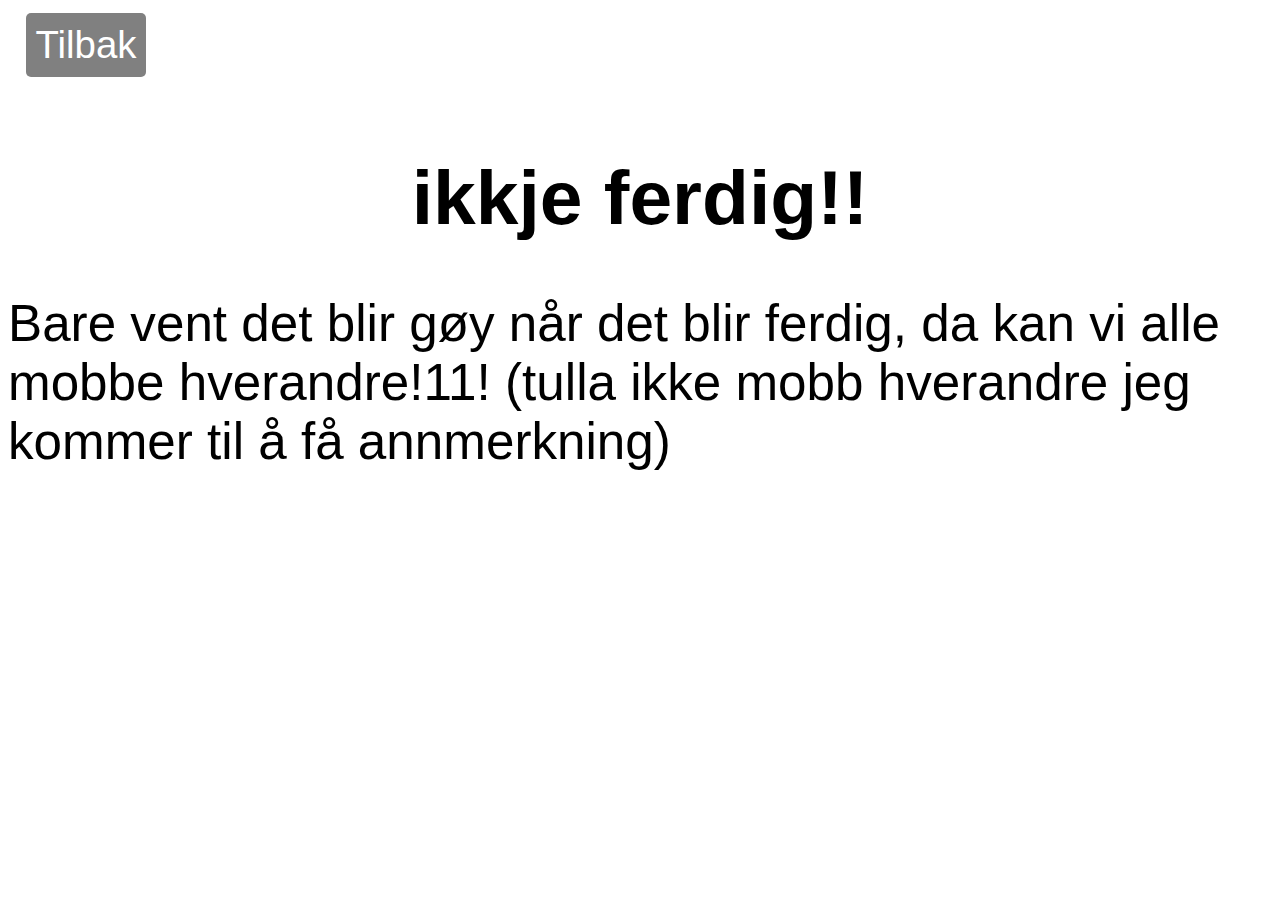
<file: kommentarfelt.html>
<!DOCTYPE html>
<html lang="en">
<head>
    <meta charset="UTF-8">
    <meta name="viewport" content="width=device-width, initial-scale=1.0, user-scalable=no">
    <link rel="stylesheet" href="styles.css"/>
    <title>9Avisa</title>
</head>
<body>
    <a href="index.html"><button>Tilbak</button></a>
    <h1>ikkje ferdig!!</h1>
    <p>Bare vent det blir gøy når det blir ferdig, da kan vi alle mobbe hverandre!11! (tulla ikke mobb hverandre jeg kommer til å få annmerkning)</p>
</body>
</html>
</file>
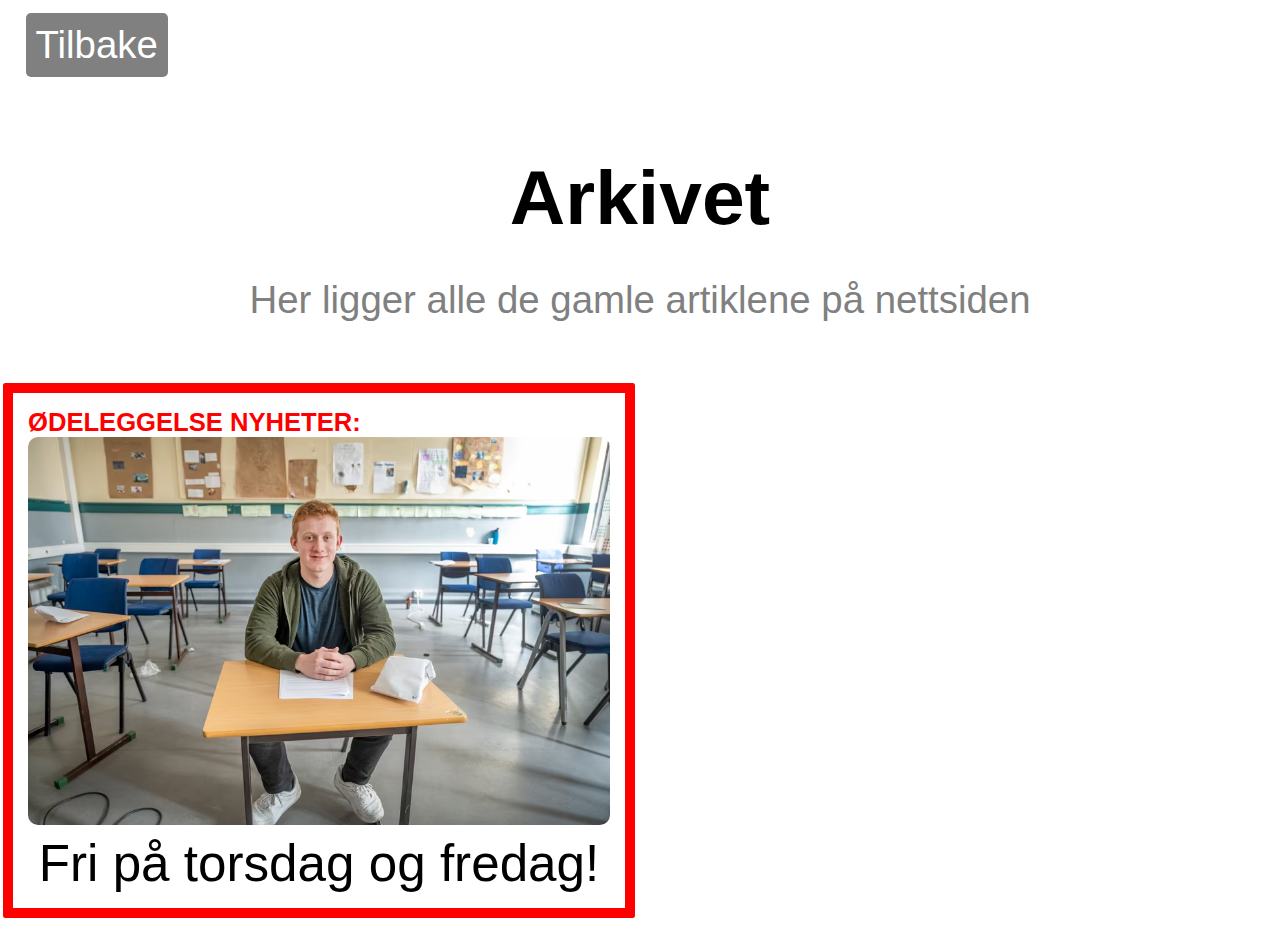
<file: Alternativ/arkiv.html>
<!DOCTYPE html>
<html lang="en">
<head>
    <meta charset="UTF-8">
    <meta name="viewport" content="width=device-width, initial-scale=1.0, user-scalable=no">
    <link rel="stylesheet" href="../styles.css"/>
    <title>9Avisa</title>
</head>
<body>    
    <div class="wrapper">
    <a href="../index.html"><button>Tilbake</button></a>
    <h1>Arkivet<br><small>Her ligger alle de gamle artiklene på nettsiden</small></h1>
    <ul class="grid">
        <li>
            <article class="breaking">
                <a href="../Artikler/fri to fre 13.02.2024/Artikkel.html">
                    <p class="breaking">ØDELEGGELSE NYHETER:</p>
                    <img src="../Bilder/Gutt sitter i klasserom.avif" class="rounded" alt="fri">
                    <section>
                        Fri på torsdag og fredag!
                    </section>
                </a>
            </article>
        </li>
    </ul>
    </div>
</body>
</html>
</file>
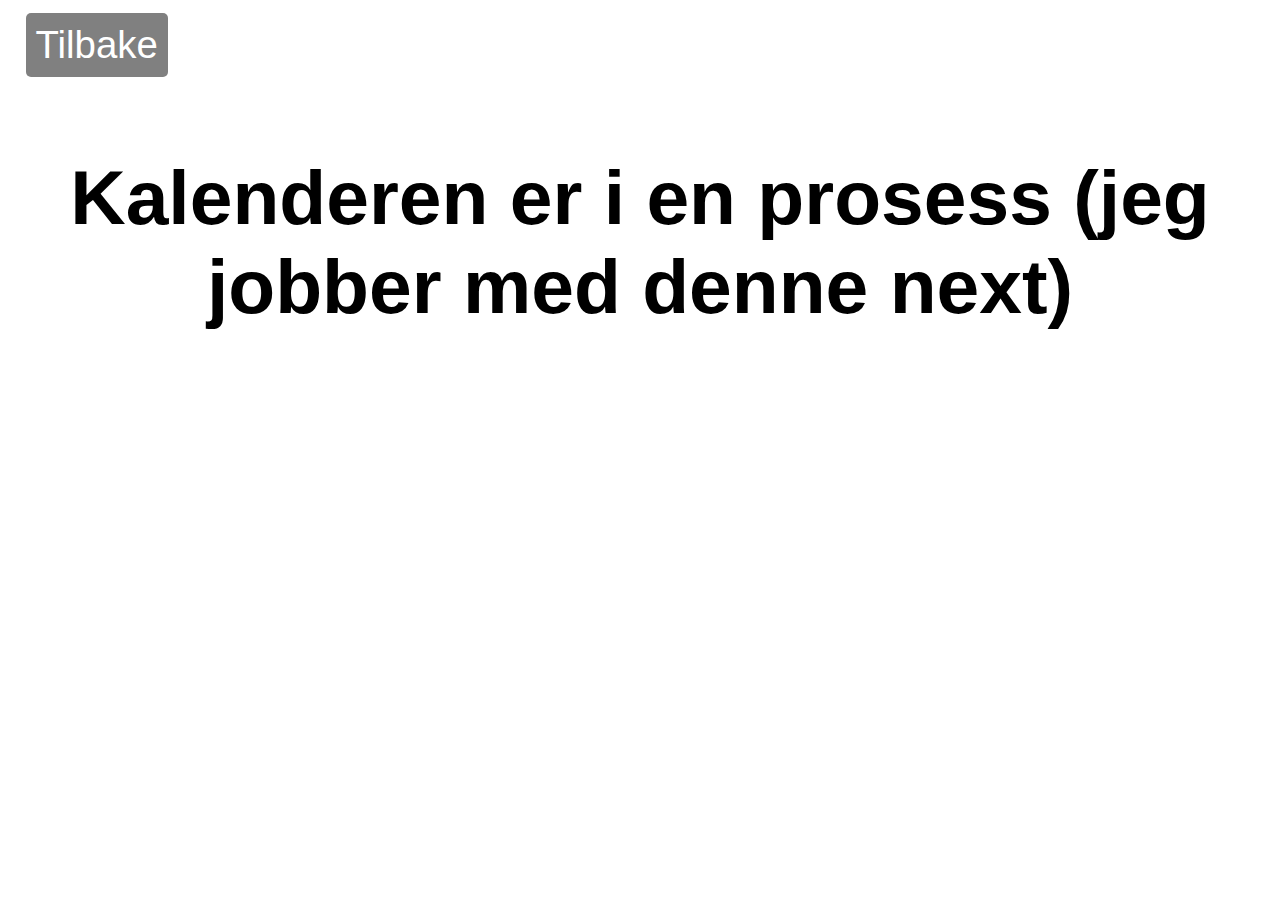
<file: Alternativ/kalender.html>
<!DOCTYPE html>
<html lang="en">
<head>
    <meta charset="UTF-8">
    <meta name="viewport" content="width=device-width, initial-scale=1.0, user-scalable=no">
    <link rel="stylesheet" href="../styles.css"/>
    <title>9Avisa</title>
</head>
<body>
    <a href="../index.html"><button>Tilbake</button></a>
    <h1>Kalenderen er i en prosess (jeg jobber med denne next)</h1>
</body>
</html>
</file>
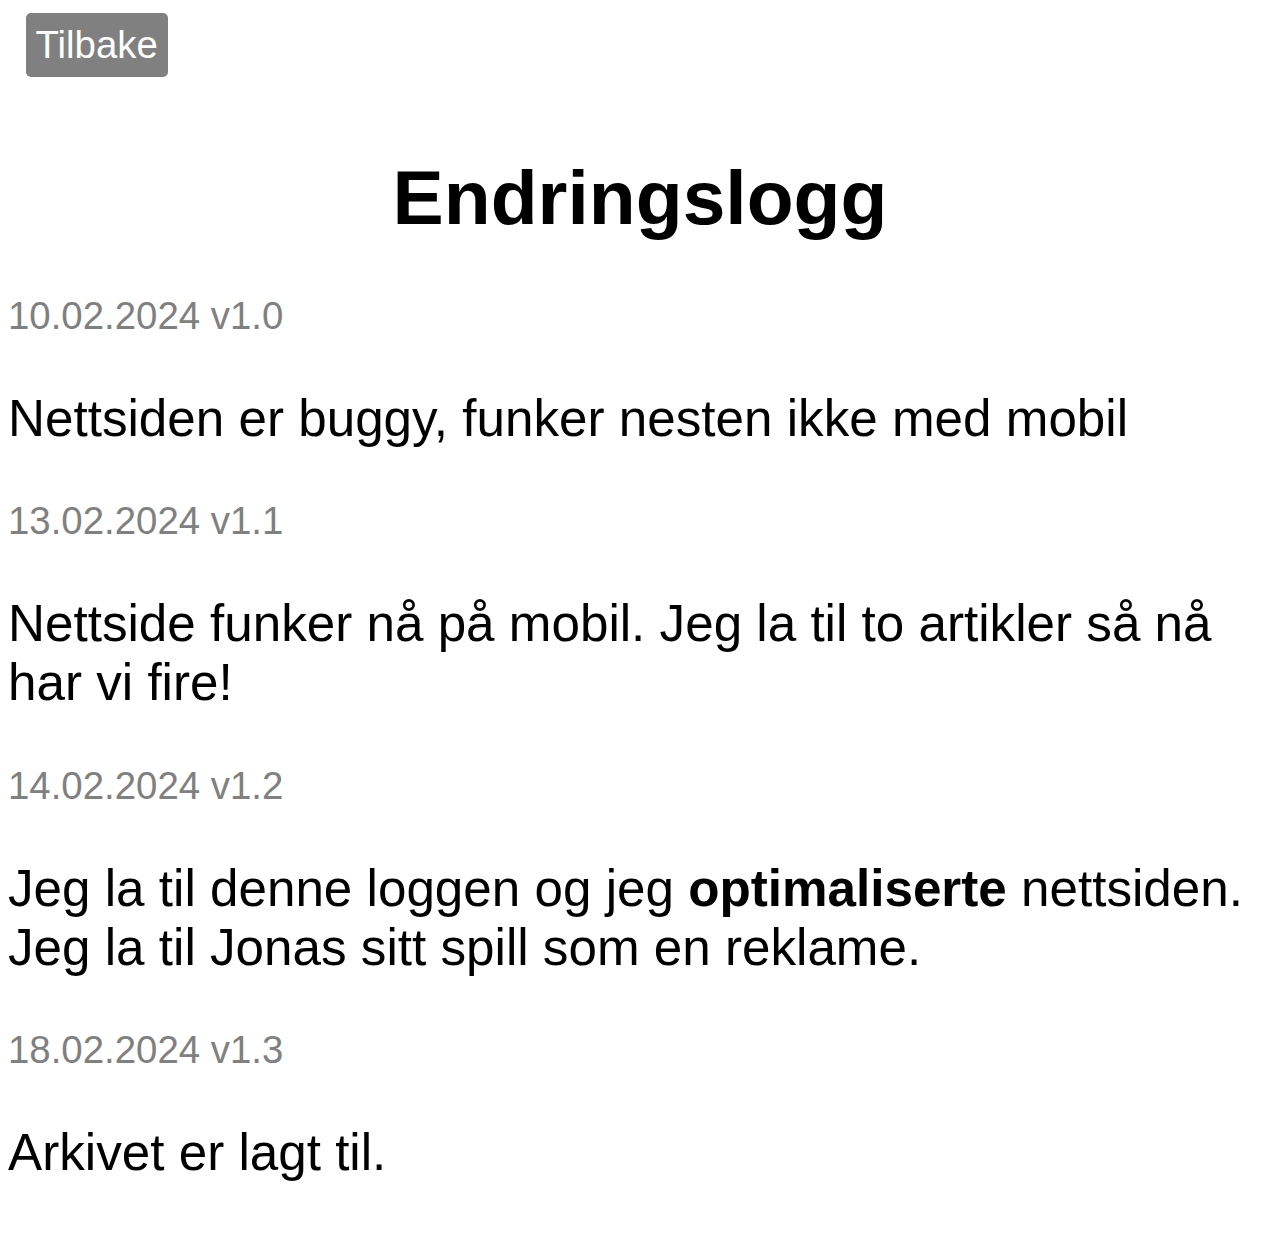
<file: Alternativ/logg.html>
<!DOCTYPE html>
<html lang="en">
<head>
    <meta charset="UTF-8">
    <meta name="viewport" content="width=device-width, initial-scale=1.0, user-scalable=no">
    <link rel="stylesheet" href="../styles.css"/>
    <title>9Avisa</title>
</head>
<body>
    <a href="../index.html"><button>Tilbake</button></a>
    <h1>Endringslogg</h1>
        <small>10.02.2024 v1.0</small>
        <p>
            Nettsiden er buggy, funker nesten ikke med mobil
        </p>
        <small>13.02.2024 v1.1</small>
        <p>
            Nettside funker nå på mobil. Jeg la til to artikler så nå har vi fire!
        </p>
        <small>14.02.2024 v1.2</small>
        <p>
            Jeg la til denne loggen og jeg <strong>optimaliserte</strong> nettsiden. Jeg la til Jonas sitt spill som en reklame.
        </p>
        <small>18.02.2024 v1.3</small>
        <p>
            Arkivet er lagt til.
        </p>
</body>
</html>
</file>
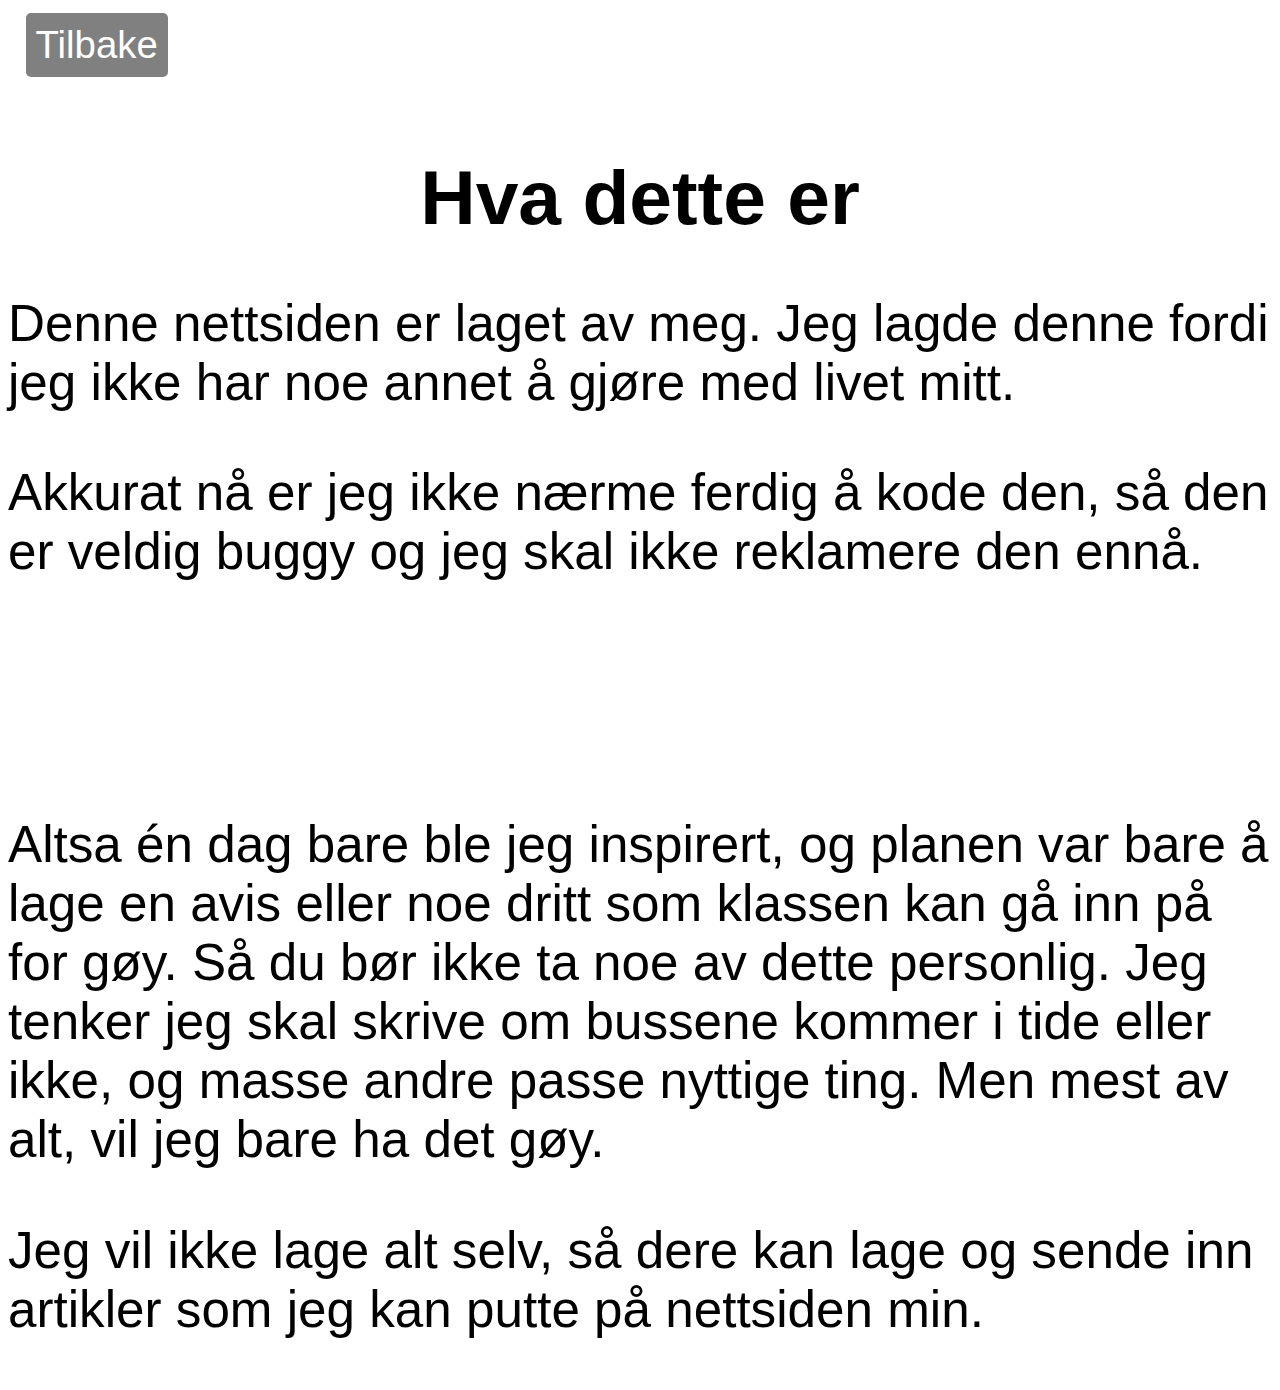
<file: Alternativ/omnettside.html>
<!DOCTYPE html>
<html lang="en">
<head>
    <meta charset="UTF-8">
    <meta name="viewport" content="width=device-width, initial-scale=1.0, user-scalable=no">
    <link rel="stylesheet" href="../styles.css"/>
    <title>9Avisa</title>
</head>
<body>
    <a href="../index.html"><button>Tilbake</button></a>
    <h1>Hva dette er</h1>
    <p>Denne nettsiden er laget av meg. Jeg lagde denne fordi jeg ikke har noe annet å gjøre med livet mitt.</p>
    <p>Akkurat nå er jeg ikke nærme ferdig å kode den, så den er veldig buggy og jeg skal ikke reklamere den ennå.</p>
    <br> <br> <br>
    <p>Altsa én dag bare ble jeg inspirert, og planen var bare å lage en avis eller noe dritt som klassen kan gå inn på for gøy. Så du bør ikke ta noe av dette personlig. Jeg tenker jeg skal skrive om bussene kommer i tide eller ikke, og masse andre passe nyttige ting. Men mest av alt, vil jeg bare ha det gøy.</p>
    <p>Jeg vil ikke lage alt selv, så dere kan lage og sende inn artikler som jeg kan putte på nettsiden min.</p>
</body>
</html>
</file>
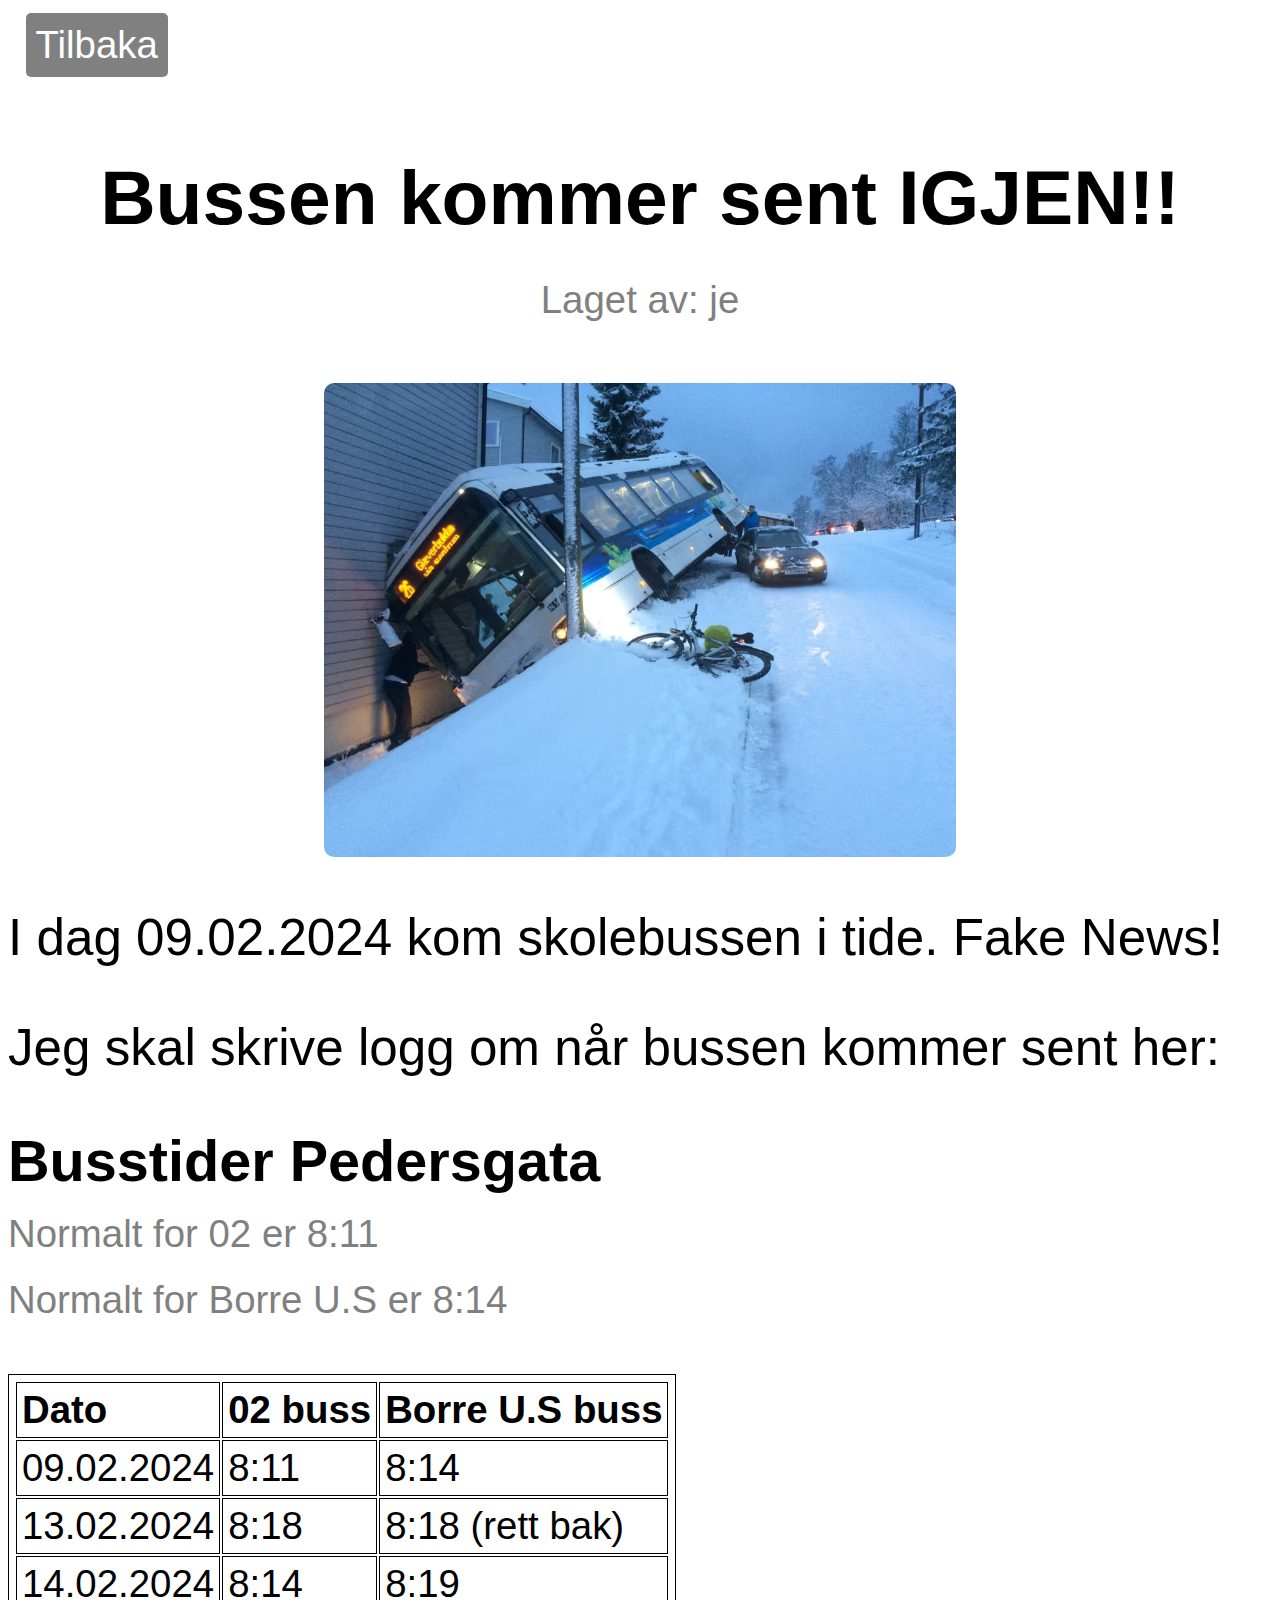
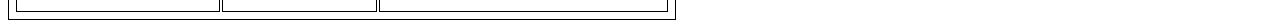
<file: Artikler/buss sent 09.02.2024/Artikkel.html>
<!DOCTYPE html>
<html lang="en">
<head>
    <meta charset="UTF-8">
    <meta name="viewport" content="width=device-width, initial-scale=1.0, user-scalable=no">
    <link rel="stylesheet" href="../../styles.css" />
    <title>9Avisa</title>
</head>
<body>
    <a href="../../index.html"><button>Tilbaka</button></a>
    <h1>Bussen kommer sent IGJEN!!<br><small>Laget av: je</small></h1>
    <img src="../../Bilder/buss krasjet.avif" class="small center rounded" alt="buss krasjet">
    <p>I dag 09.02.2024 kom skolebussen i tide. Fake News!</p>
    <p>Jeg skal skrive logg om når bussen kommer sent her:</p>
    <h2>Busstider Pedersgata<br><small>Normalt for 02 er 8:11<br>Normalt for Borre U.S er 8:14</small></h2>
    <table>
        <tr>
            <th>Dato</th>
            <th>02 buss</th>
            <th>Borre U.S buss</th>
        </tr>
        <tr>
            <td>09.02.2024</td>
            <td>8:11</td>
            <td>8:14</td>
        </tr>
        <tr>
            <td>13.02.2024</td>
            <td>8:18</td>
            <td>8:18 (rett bak)</td>
        </tr>
        <tr>
            <td>14.02.2024</td>
            <td>8:14</td>
            <td>8:19</td>
        </tr>
    </table>
</body>
</html>
</file>
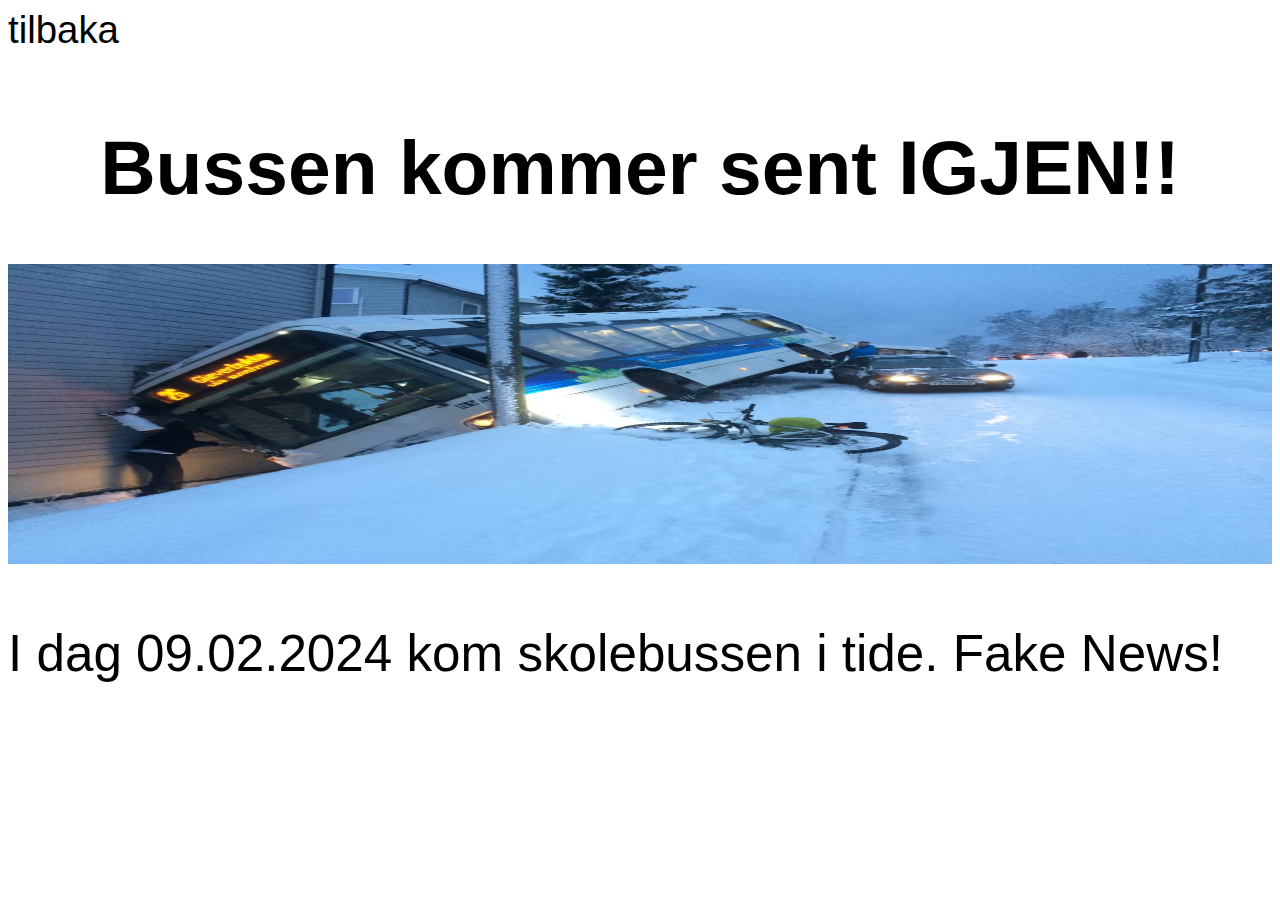
<file: Artikler/buss sent 09.02.2024/buss sent 09.02.2024.html>
<!DOCTYPE html>
<html lang="en">
<head>
    <meta charset="UTF-8">
    <meta name="viewport" content="width=device-width, initial-scale=1.0">
    <link rel="stylesheet" href="../../styles.css" />
    <title>9Avisa</title>
</head>
<body>
    <a href="../../index.html">tilbaka</a>
    <h1>Bussen kommer sent IGJEN!!</h1>
    <img src="../../Bilder/buss krasjet.avif" alt="buss krasjet" width="400px" height="300px">
    <p>I dag 09.02.2024 kom skolebussen i tide. Fake News!</p>
</body>
</html>
</file>
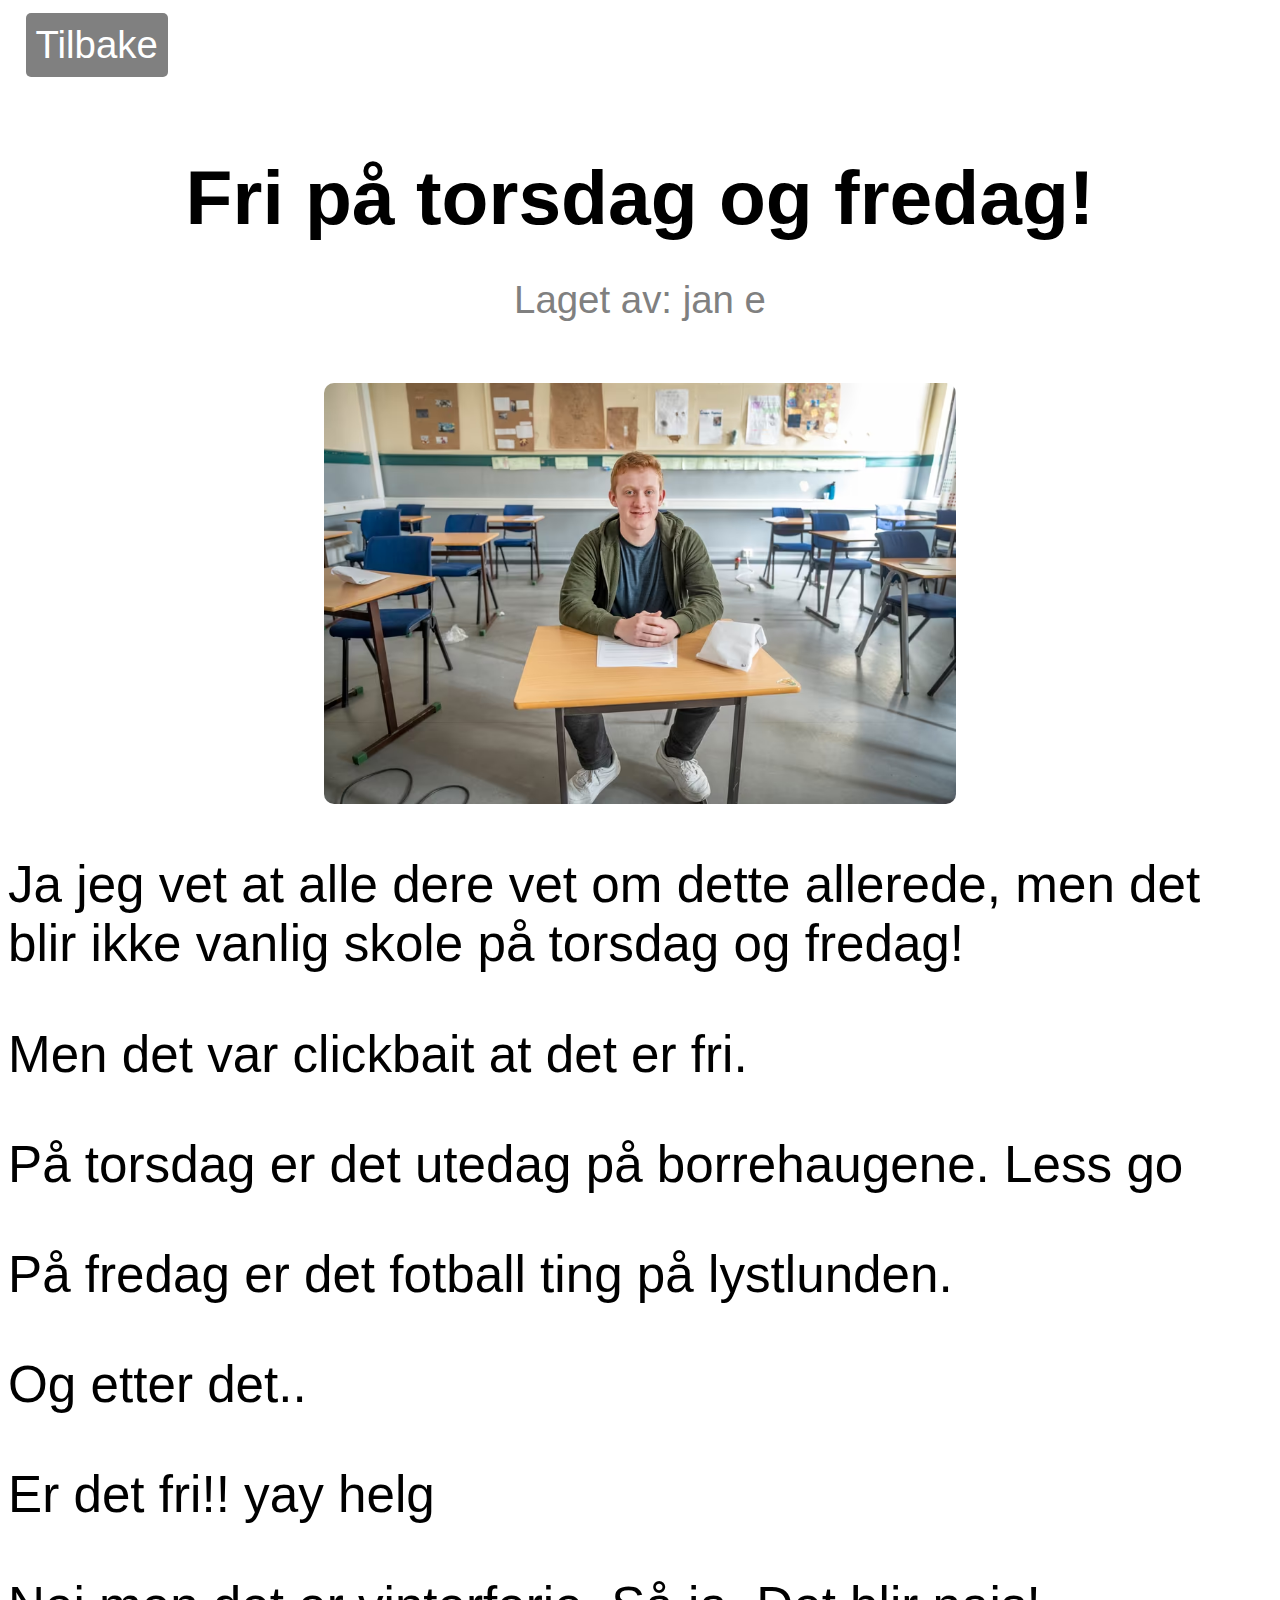
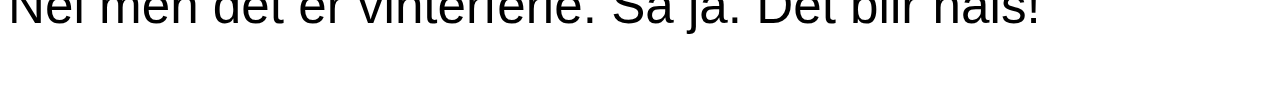
<file: Artikler/fri to fre 13.02.2024/Artikkel.html>
<!DOCTYPE html>
<html lang="en">
<head>
    <meta charset="UTF-8">
    <meta name="viewport" content="width=device-width, initial-scale=1.0, user-scalable=no">
    <link rel="stylesheet" href="../../styles.css"/>
    <title>9Avisa</title>
</head>
<body>
    <a href="../../index.html"><button>Tilbake</button></a>
    <h1>Fri på torsdag og fredag!<small><br>Laget av: jan e</small></h1>
    <img src="../../Bilder/Gutt sitter i klasserom.avif" class="small center rounded" alt="gutt i klasserom">
    <p>Ja jeg vet at alle dere vet om dette allerede, men det blir ikke vanlig skole på torsdag og fredag!</p>
    <p>Men det var clickbait at det er fri.</p>
    <p>På torsdag er det utedag på borrehaugene. Less go</p>
    <p>På fredag er det fotball ting på lystlunden.</p>
    <p>Og etter det..</p>
    <p>Er det fri!! yay helg</p>
    <p>Nei men det er vinterferie. Så ja. Det blir nais!</p>
</body>
</html>
</file>
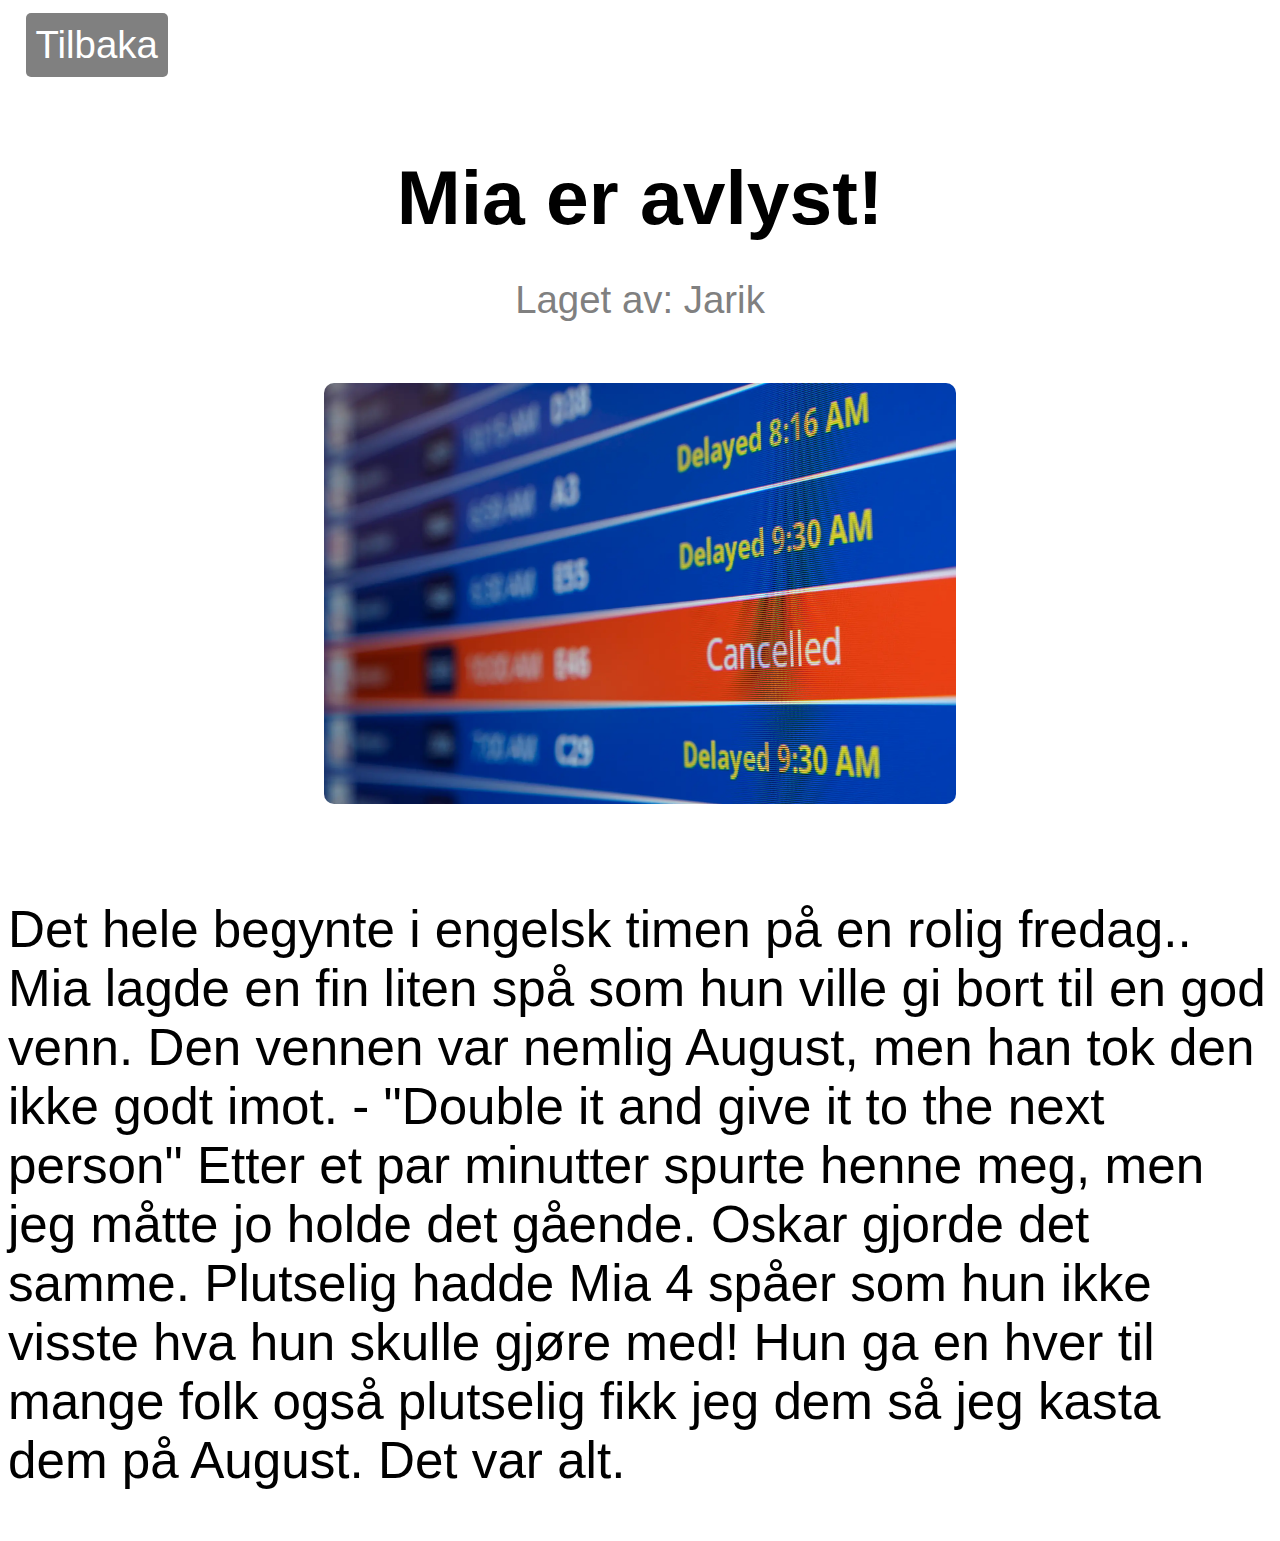
<file: Artikler/mia spåer 09.02.2024/Artikkel.html>
<!DOCTYPE html>
<html lang="en">
<head>
    <meta charset="UTF-8">
    <meta name="viewport" content="width=device-width, initial-scale=1.0, user-scalable=no">
    <link rel="stylesheet" href="../../styles.css" />
    <title>9Avisa</title>
</head>
<body>
    <a href="../../index.html"><button>Tilbaka</button></a>
    <h1>Mia er avlyst!<small><br>Laget av: Jarik</small></h1>
    <img src="../../Bilder/avlyst.webp" class="small center rounded" alt="buss krasjet"> <br>
    <p>Det hele begynte i engelsk timen på en rolig fredag.. Mia lagde en fin liten spå som hun ville gi bort til en god venn. Den vennen var nemlig August, men han tok den ikke godt imot. - "Double it and give it to the next person" Etter et par minutter spurte henne meg, men jeg måtte jo holde det gående. Oskar gjorde det samme. Plutselig hadde Mia 4 spåer som hun ikke visste hva hun skulle gjøre med! Hun ga en hver til mange folk også plutselig fikk jeg dem så jeg kasta dem på August. Det var alt.</p>
</body>
</html>
</file>
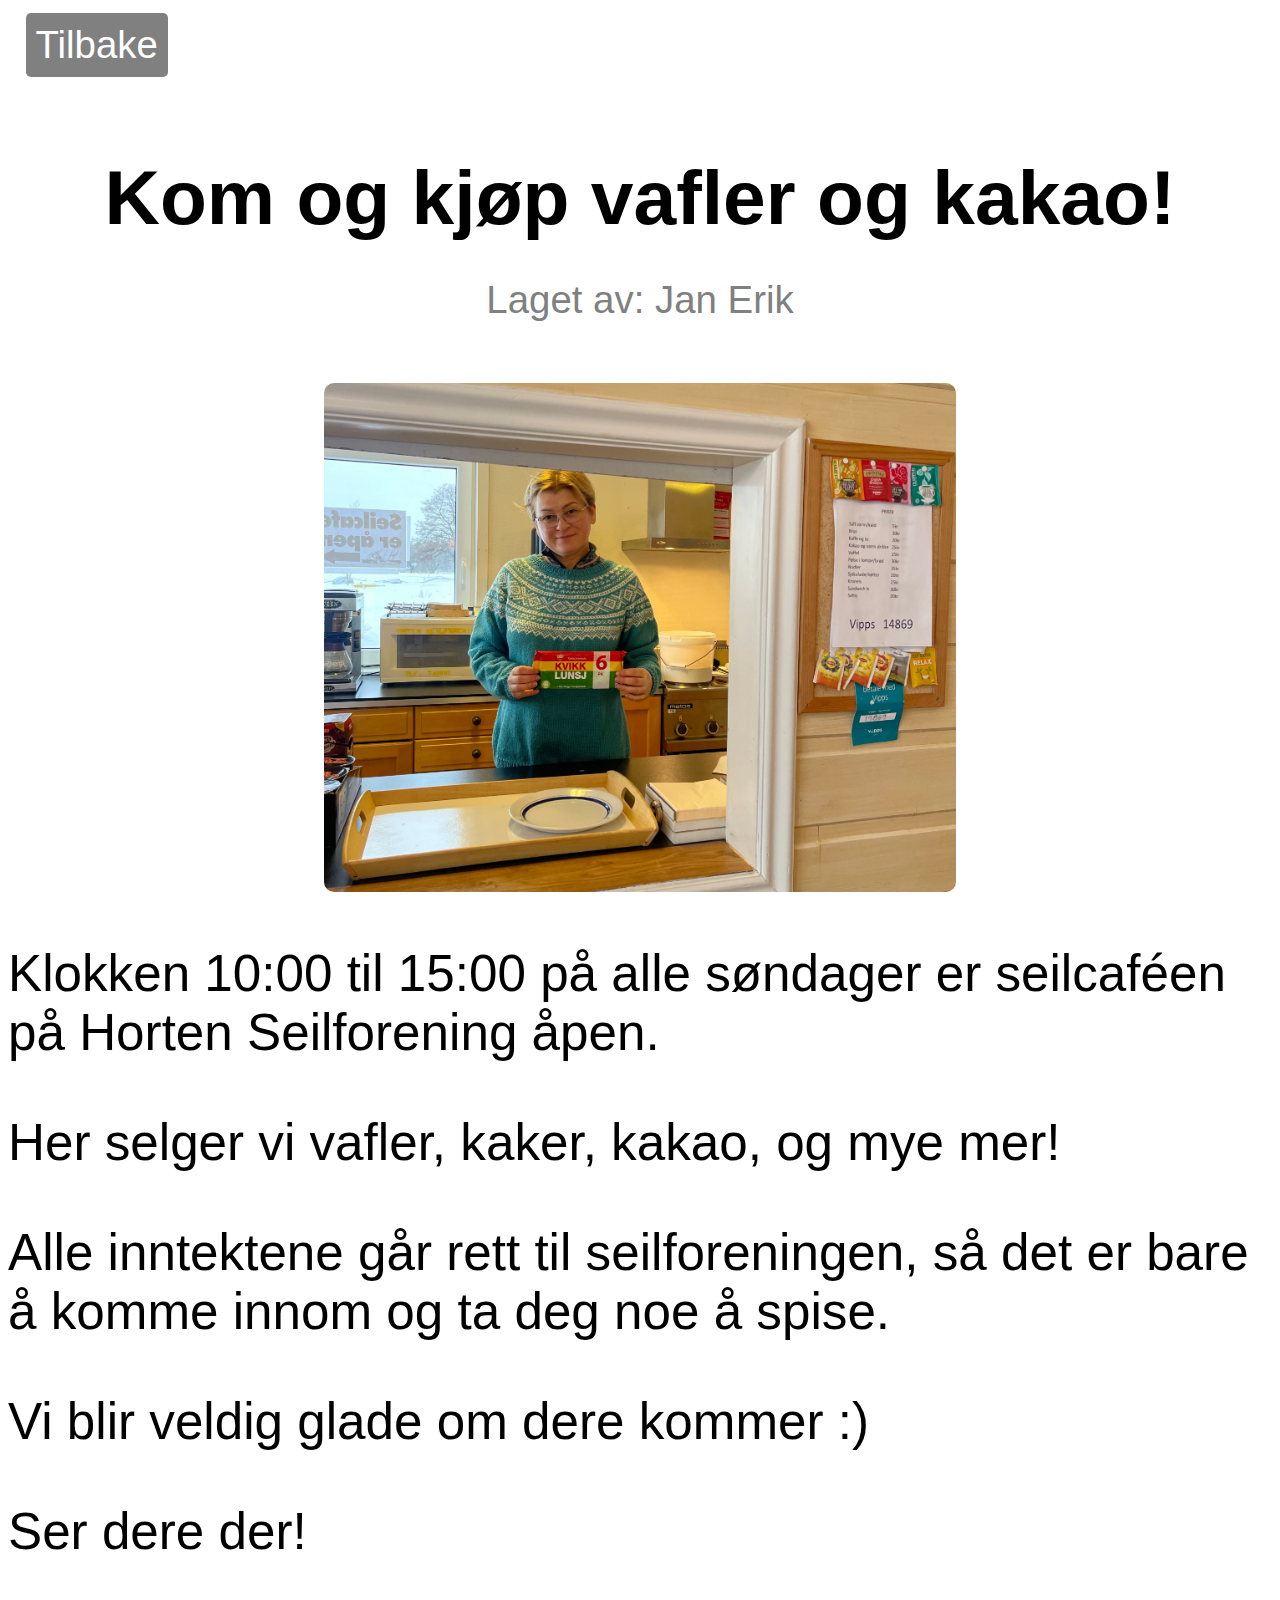
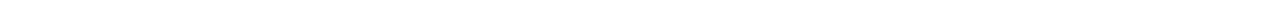
<file: Artikler/seilcafe 18.02.2024/Artikkel.html>
<!DOCTYPE html>
<html lang="en">
<head>
    <meta charset="UTF-8">
    <meta name="viewport" content="width=device-width, initial-scale=1.0, user-scalable=no">
    <link rel="stylesheet" href="../../styles.css"/>
    <title>9Avisa</title>
</head>
<body>
    <a href="../../index.html"><button>Tilbake</button></a>
    <h1>Kom og kjøp vafler og kakao!<small><br>Laget av: Jan Erik</small></h1>
    <img src="../../Bilder/Seilcafe.jpg" class="small center rounded" alt="seilcafé">
    <p>
        Klokken 10:00 til 15:00 på alle søndager er seilcaféen på Horten Seilforening åpen.
    </p>
    <p>Her selger vi vafler, kaker, kakao, og mye mer!</p>
    <p>Alle inntektene går rett til seilforeningen, så det er bare å komme innom og ta deg noe å spise.</p>
    <p>Vi blir veldig glade om dere kommer :)</p>
    <p>Ser dere der!</p>
</body>
</html>
</file>
<file: styles.css>
body {
    font-size: 100%;
    font-size: 4vw;
    font-family: Verdana, Geneva, Tahoma, sans-serif;
    text-align: left;
}

h1 {
    text-align: center;
    padding-top: 20px;
    font-size: 10vw;
}
small {
    text-align: center;
    font-size: 7vw;
    font-weight: lighter;
    color: gray;
}

p {
    font-size: 7vw;
}

a {
    text-decoration: none;
    color: black;
}

section {
    font-size: 14vw;
}

img {
    width: 100%;
}

img.small {
    width: 50%;
}

img.ad {
    width: 100%;
    border-radius: 10px;
}

.center {
    display: block;
    margin-left: auto;
    margin-right: auto;
}

.rounded {
    border-radius: 10px;
}

.wrapper {
    width: 100%;
}
button {
    background-color: gray;
    border-radius: 5px;
    border: none;
    color: white;
    padding: 10px 10px;
    text-align: center;
    text-decoration: none;
    display: inline-block;
    font-size: 6vw;
    margin: 5px 17.5px;
    cursor: pointer;
  }

.fin {
    background-color: rgb(86, 86, 238);
    justify-content: center;
    align-items: center;
}

.buttongrid {
    display: grid;
    grid-template-columns: 1fr;
    place-items: center;
    justify-content: center;
    align-content: center;
    margin: 0;
    padding: 20px;
}

.grid {
    display: grid;
    grid-template-columns: 100%;
    /*grid-template-rows: 1fr 1fr;*/
    place-items: center;
    justify-content: center;
    align-content: center;
    list-style-type: none;
    margin: 0;
    padding: 0;
    gap: 10px 10px;
}

article {
    /*
    display: flex;
    justify-content: center;
    align-items: center;
    width: clamp(200px, 50%, 600px);
    height: clamp(200px, 50%, 600px);
    padding: 0;
    margin: 0;
    border: 10px solid rgb(72, 72, 72);
    background-color: rgb(200, 200, 200);
    font-size: clamp(2em, 50%, 4em); */
    display: block;
    width: auto;
    text-align: center;
    border: 10px solid lightgray;
    background-color: white;
    border-radius: 2.5px;
    padding: 15px;
    margin: auto auto auto auto;
  }

article.breaking {
    border: 10px solid red;
}

p.breaking {
    color: red;
    padding: 0;
    margin: 0;
    font-size: 5vw;
    font-weight: bold;
    text-align: left;
}

p.black {
    color: black;
}

table, th, td {
    border: 1px solid black;
    padding: 5px;
}

footer {
    text-align: center;
    background-color: rgb(169, 169, 169);
    /*border: 1rem solid rgb(169, 169, 169);
    border-radius: 1rem;*/
    padding: 15px;
    margin: 50px 0px 0px;
}

@media only screen and (min-width: 700px) {
    .grid {
        grid-template-columns: 50% 50%;
        /*grid-template-rows: 1fr 1fr;*/
    }
    .buttongrid {
        grid-template-columns: 1fr 1fr;
    }

    body {
        font-size: 100%;
        font-size: 3vw;
    }
    
    h1 {
        font-size: 8vw;
    }
    small {
        font-size: 4vw;
    }
    
    p {
        font-size: 5vw;
    }

    img.ad {
        width: 75%;
    }
    
    section {
        font-size: 6vw;
    }
    
    .wrapper {
        width: 100%;
    }
    button {
        font-size: 5vw;
      }
    
    p.breaking {
        font-size: 2.5vw;
    }
}

@media only screen and (min-width: 1000px) {
    .grid {
        grid-template-columns: 50% 50%;
        /*grid-template-rows: 1fr 1fr;*/
    }
    body {
        font-size: 100%;
        font-size: 3vw;
    }
    
    h1 {
        font-size: 6vw;
    }
    small {
        font-size: 3vw;
    }
    
    p {
        font-size: 4vw;
    }
    
    img.ad {
        width: 60%;
    }

    section {
        font-size: 4vw;
    }
    
    .wrapper {
        width: 100%;
    }
    button {
        font-size: 3vw;
      }
    
    p.breaking {
        font-size: 2vw;
    }
}

@media only screen and (min-width: 1300px) {
    .grid {
        grid-template-columns: 50% 50%;
        /*grid-template-rows: 1fr 1fr;*/
    }
    body {
        font-size: 100%;
        font-size: 2vw;
    }
    
    h1 {
        font-size: 4vw;
    }
    small {
        font-size: 2vw;
    }
    
    p {
        font-size: 3vw;
    }
    
    section {
        font-size: 3vw;
    }
    
    img {
        width: 75%
    }

    img.ad {
        width: 50%;
    }
    
    .wrapper {
        width: 100%;
    }
    button {
        font-size: 2vw;
      }
    
    p.breaking {
        font-size: 1.5vw;
    }
}
</file>
